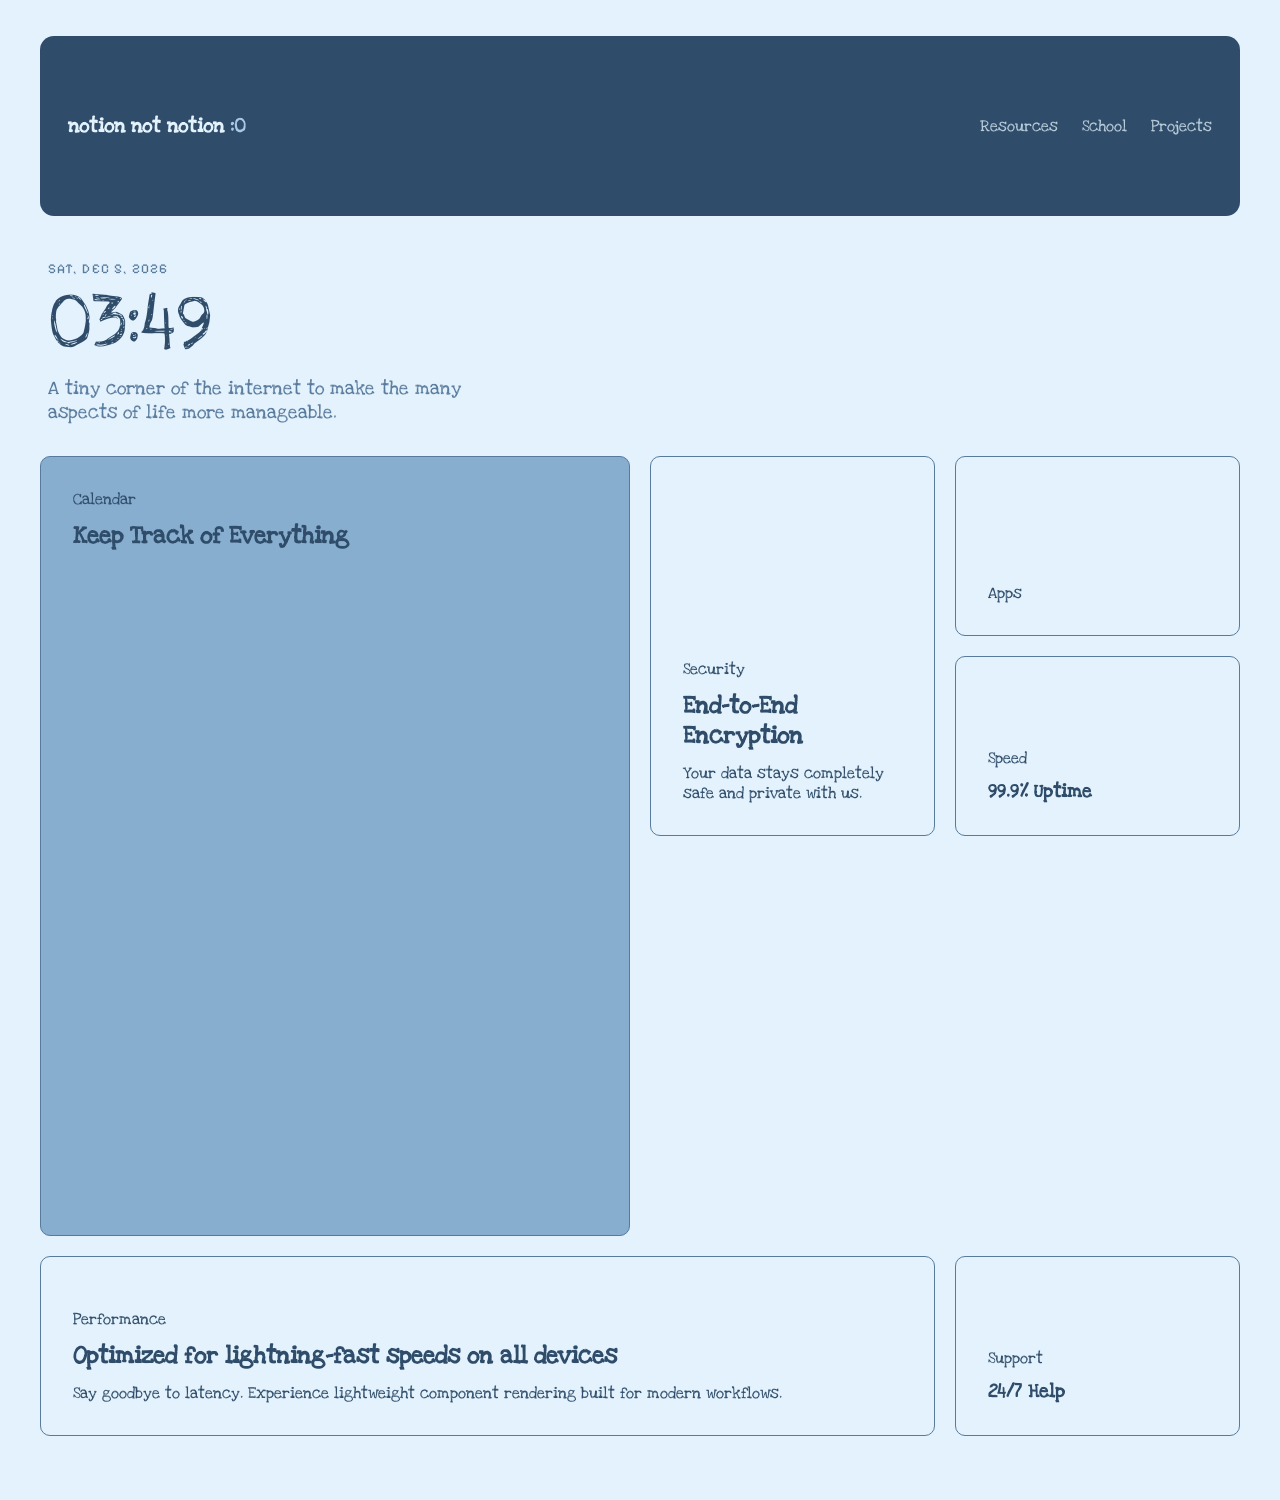
<file: index.html>
<!DOCTYPE html>
<html lang = "en">
    <head>
        <link rel = "stylesheet" href = "styles.css">
        <script src = "apps.js"></script>
        <link rel="preconnect" href="https://fonts.googleapis.com">
    <link rel="preconnect" href="https://fonts.gstatic.com" crossorigin>
<link href="https://fonts.googleapis.com/css2?family=Caveat:wght@400..700&family=Love+Ya+Like+A+Sister&family=Pixelify+Sans:wght@400..700&family=Rubik+Spray+Paint&display=swap" rel="stylesheet">
    </head>
    <body>

  <main class="bento-container">
    <header class="site-header">
      <a class="brand" href="/">notion not notion <span>:0</span></a>
      <nav class="site-nav">
        <a href="resources.html">Resources</a>
        <a href="subjects.html">School</a>
        <a href="projects.html">Projects</a>
      </nav>
    </header>

    <section class="title-section" id="overview">
      <p class="eyebrow" id="dateElement">[insert date here]</p>
      <h1 id="timeElement">[insert time here]</h1>
      <p class="title-copy">A tiny corner of the internet to make the many aspects of life more manageable.</p>
    </section>
    <!-- Card 1: Large Feature (Spans 2 columns, 2 rows) -->
    <div class="bento-card card-large" id="plans">
      <div class="card-content">
        <span class="tag">Calendar</span>
        <h2>Keep Track of Everything</h2>
        <iframe src="https://calendar.google.com/calendar/embed?src=qfyangpiggy%40gmail.com&ctz=America%2FToronto" style="border: 0" width="800" height="600" frameborder="0" scrolling="no"></iframe>
      </div>
    </div>

   <!-- Card 2: Tall Feature (Spans 1 column, 2 rows) -->
    <div class="bento-card card-tall">
      <div class="card-content">
        <span class="tag">Security</span>
        <h2>End-to-End Encryption</h2>
        <p>Your data stays completely safe and private with us.</p>
      </div>
    </div>

    <!-- Card 3: Standard (Spans 1 column, 1 row) -->
    <div class="bento-card card-standard-1">
      <div class="card-content">
        <span class="tag">Apps</span>
        
      </div>
    </div>

    <!-- Card 4: Standard (Spans 1 column, 1 row) -->
    <div class="bento-card card-standard-2">
      <div class="card-content">
        <span class="tag">Speed</span>
        <h3>99.9% Uptime</h3>
      </div>
    </div>

    <!-- Card 5: Wide Feature (Spans 3 columns, 1 row) -->
    <div class="bento-card card-wide" id="notes">
      <div class="card-content">
        <span class="tag">Performance</span>
        <h2>Optimized for lightning-fast speeds on all devices</h2>
        <p>Say goodbye to latency. Experience lightweight component rendering built for modern workflows.</p>
      </div>
    </div>

    <!-- Card 6: Standard (Spans 1 column, 1 row) -->
    <div class="bento-card card-standard-3">
      <div class="card-content">
        <span class="tag">Support</span>
        <h3>24/7 Help</h3>
      </div>
    </div>
    
  </main>



    </body>

</html>
</file>
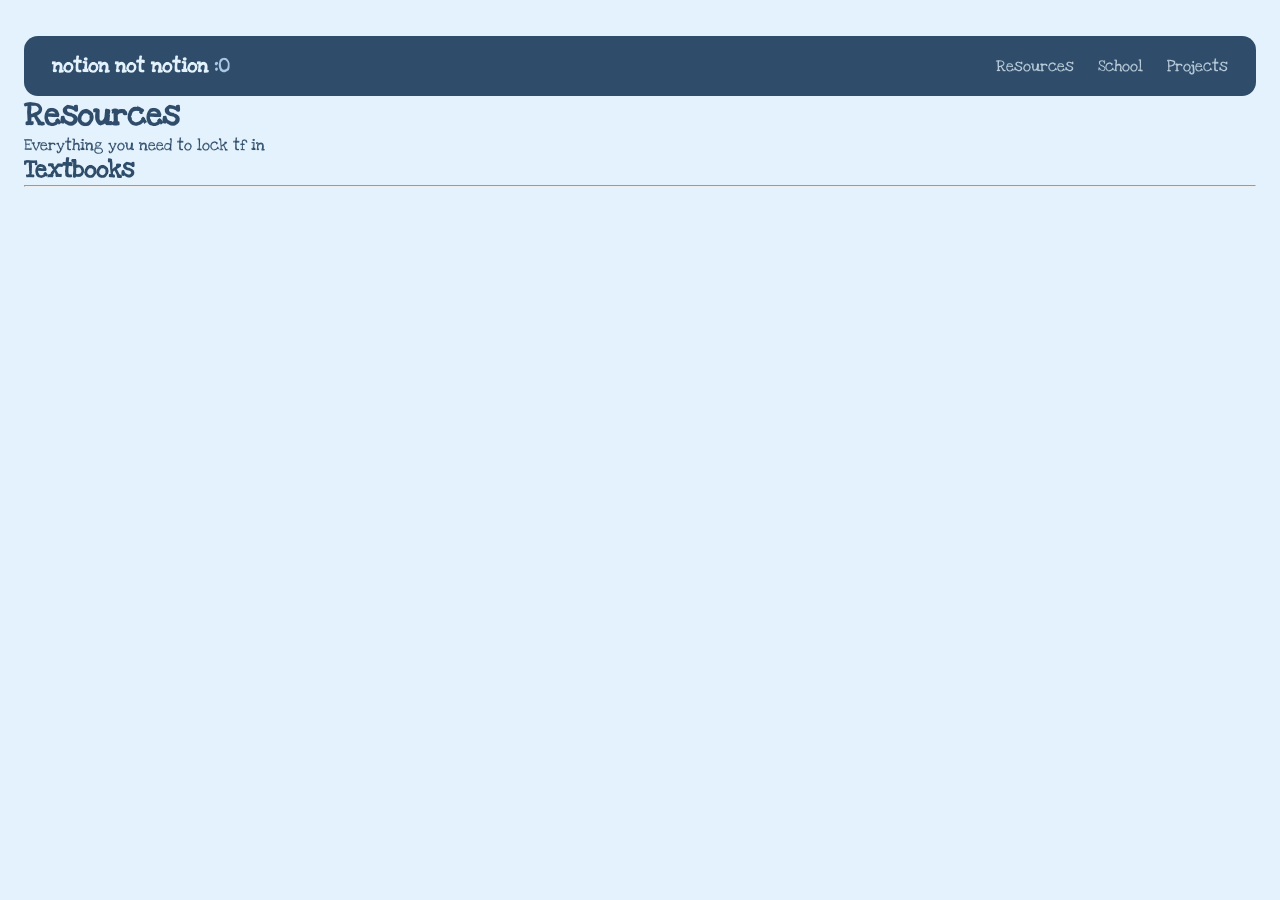
<file: resources.html>
<!DOCTYPE html>
<html lang = "en">
    <head>
        <link rel = "stylesheet" href = "styles.css">
        <script src = "apps.js"></script>
        <link rel="preconnect" href="https://fonts.googleapis.com">
    <link rel="preconnect" href="https://fonts.gstatic.com" crossorigin>
<link href="https://fonts.googleapis.com/css2?family=Caveat:wght@400..700&family=Love+Ya+Like+A+Sister&family=Pixelify+Sans:wght@400..700&family=Rubik+Spray+Paint&display=swap" rel="stylesheet">

    </head>
    <body>
         <header class="site-header">
      <a class="brand" href="/">notion not notion <span>:0</span></a>
      <nav class="site-nav">
        <a href="resources.html">Resources</a>
        <a href="subjects.html">School</a>
        <a href="projects.html">Projects</a>
      </nav>
    </header>
        <h1>Resources</h1>
        <p>Everything you need to lock tf in</p>
        <h2>Textbooks</h2>
        <hr>
    
    </body>
</html>
</file>
<file: styles.css>
:root {
  --lightest: #e3f2fc;
  --lighter: #c8e0f4;
  --light: #a9c8e6;
  --dark: #88aecf;
  --darker: #587a9d;
  --darkest: #2f4d6a;
}

* {
  box-sizing: border-box;
  margin: 0;
  padding: 0;
}

body {
  background-color: var(--lightest);
  color: var(--darkest);
  font-family: "Love Ya Like A Sister", cursive;
  min-height: 100vh;
  padding: 36px 24px 64px;
}

.bento-container {
  display: grid;
  width: 100%;
  max-width: 1200px;
  margin: 0 auto;
  grid-template-columns: repeat(4, 1fr);
  grid-auto-rows: minmax(180px, auto);
  gap: 20px;
}

.site-header {
  grid-column: 1 / -1;
  min-height: 60px;
  padding: 0 28px;
  border-radius: 14px;
  background-color: var(--darkest);
  color: var(--lightest);
  display: flex;
  align-items: center;
  justify-content: space-between;
  gap: 24px;
}

.brand,
.site-nav a {
  color: inherit;
  text-decoration: none;
}

.brand {
  font-size: 1.25rem;
  font-weight: 700;
}

.brand span {
  color: var(--light);
}

.site-nav {
  display: flex;
  align-items: center;
  gap: 24px;
  font-size: 1rem;
}

.site-nav a {
  opacity: 0.78;
  transition: opacity 0.2s ease;
}

.site-nav a:hover,
.site-nav a:focus-visible {
  opacity: 1;
}

.title-section {
  grid-column: 1 / -1;
  padding: 24px 8px 12px;
}

.eyebrow {
  color: var(--darker);
  font-family: "Pixelify Sans", sans-serif;
  font-size: 0.85rem;
  letter-spacing: 0.08em;
  text-transform: uppercase;
  margin-bottom: 10px;
}

.title-section h1 {
  max-width: 720px;
  font-size: clamp(2.6rem, 6vw, 5.25rem);
  line-height: 0.95;
  font-weight: 400;
}

.title-copy {
  max-width: 480px;
  margin-top: 16px;
  color: var(--darker);
  font-size: 1.2rem;
}

.bento-card {
  border: 1px solid var(--darker);
  border-radius: 10px;
  padding: 32px;
  overflow: hidden;
  position: relative;
  transition: transform 0.3s ease, border-color 0.3s ease;
}

.card-content {
  height: 100%;
  display: flex;
  flex-direction: column;
  justify-content: flex-end;
  gap: 12px;
}

.card-large {
  grid-column: span 2;
  grid-row: span 4;
  background: var(--dark);
}

.card-large .card-content {
  justify-content: flex-start;
}

.card-large iframe {
  display: block;
  width: 100%;
  height: 600px;
}

.card-tall {
  grid-column: span 1;
  grid-row: span 2;
}

.card-wide {
  grid-column: span 3;
}

@media (max-width: 900px) {
  .bento-container {
    grid-template-columns: repeat(2, 1fr);
  }

  .card-large,
  .card-wide {
    grid-column: span 2;
  }
}

@media (max-width: 600px) {
  body {
    padding: 16px 14px 40px;
  }

  .site-header {
    min-height: auto;
    padding: 18px 20px;
    align-items: flex-start;
    flex-direction: column;
  }

  .site-nav {
    gap: 16px;
    flex-wrap: wrap;
  }

  .bento-container {
    grid-template-columns: 1fr;
    grid-auto-rows: auto;
  }

  .card-large,
  .card-tall,
  .card-wide {
    grid-column: span 1;
    grid-row: span 1;
  }

  .card-content {
    justify-content: flex-start;
  }
}
</file>
